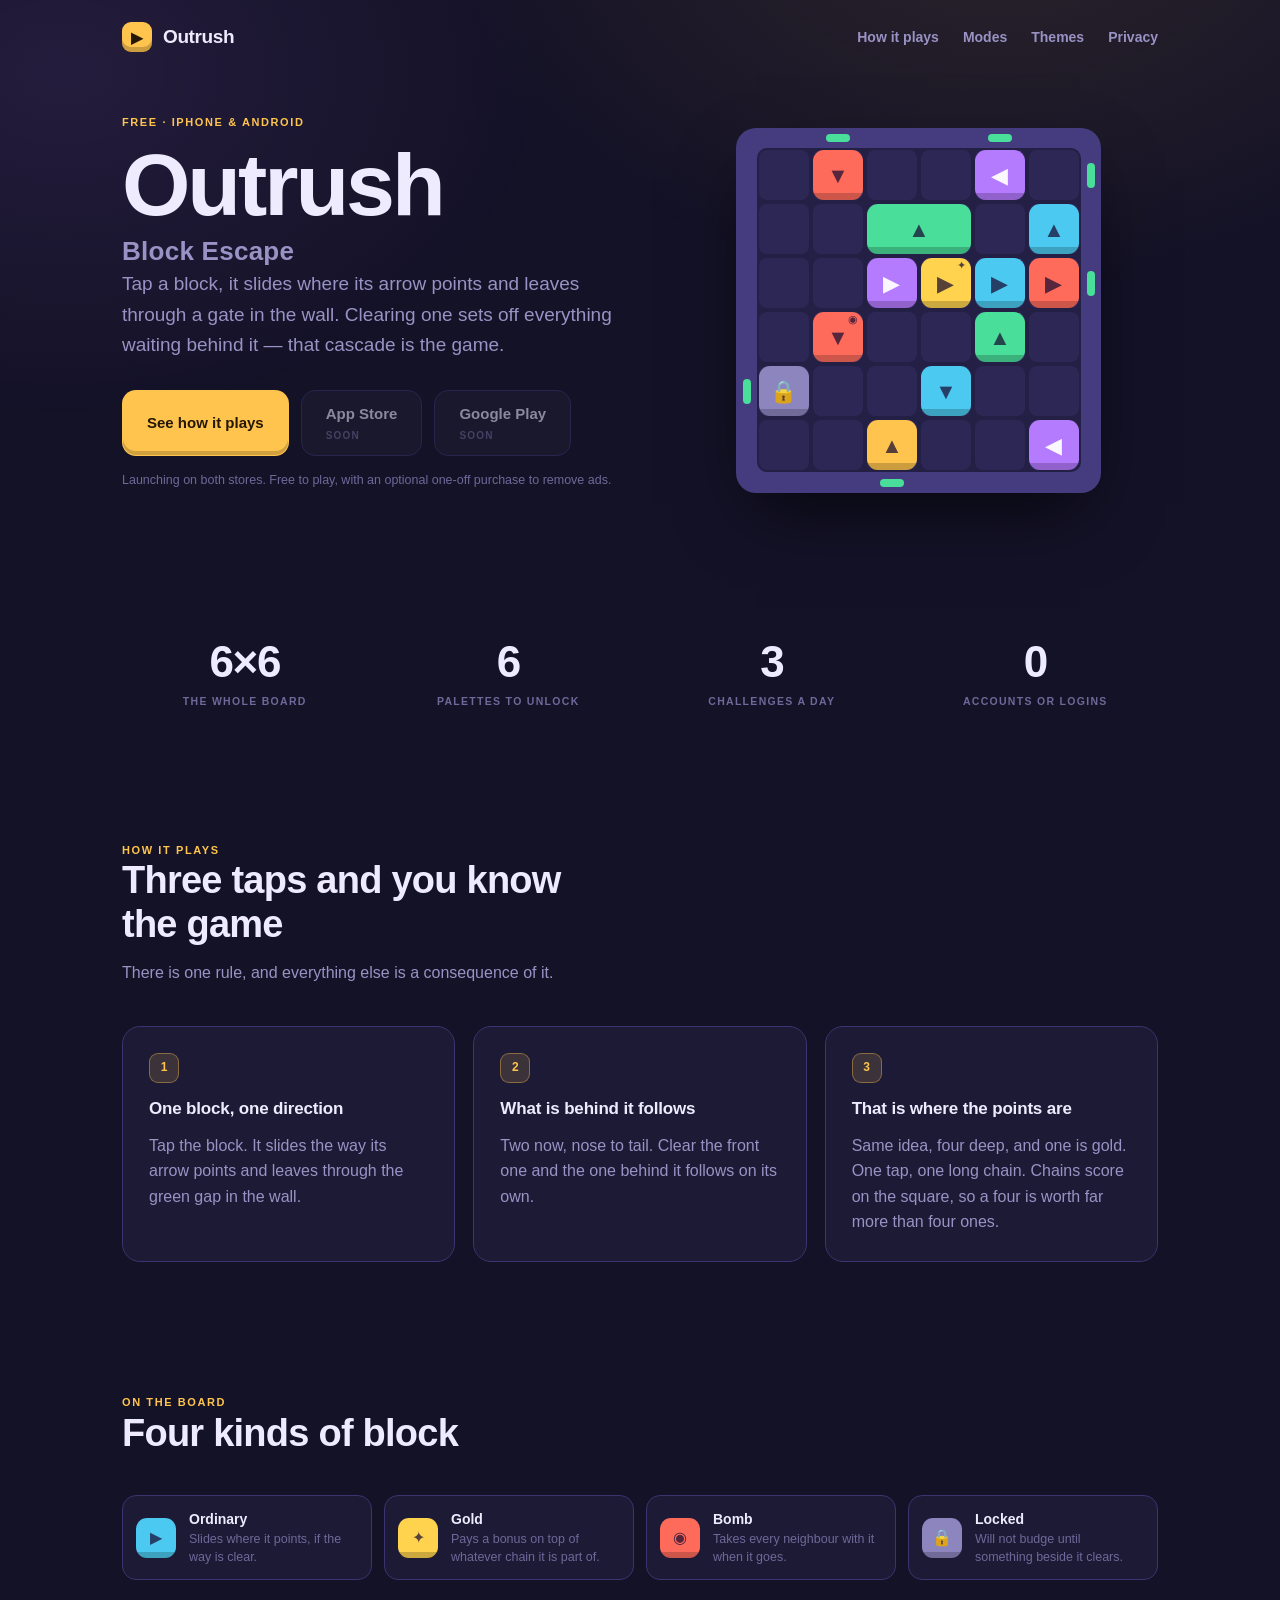
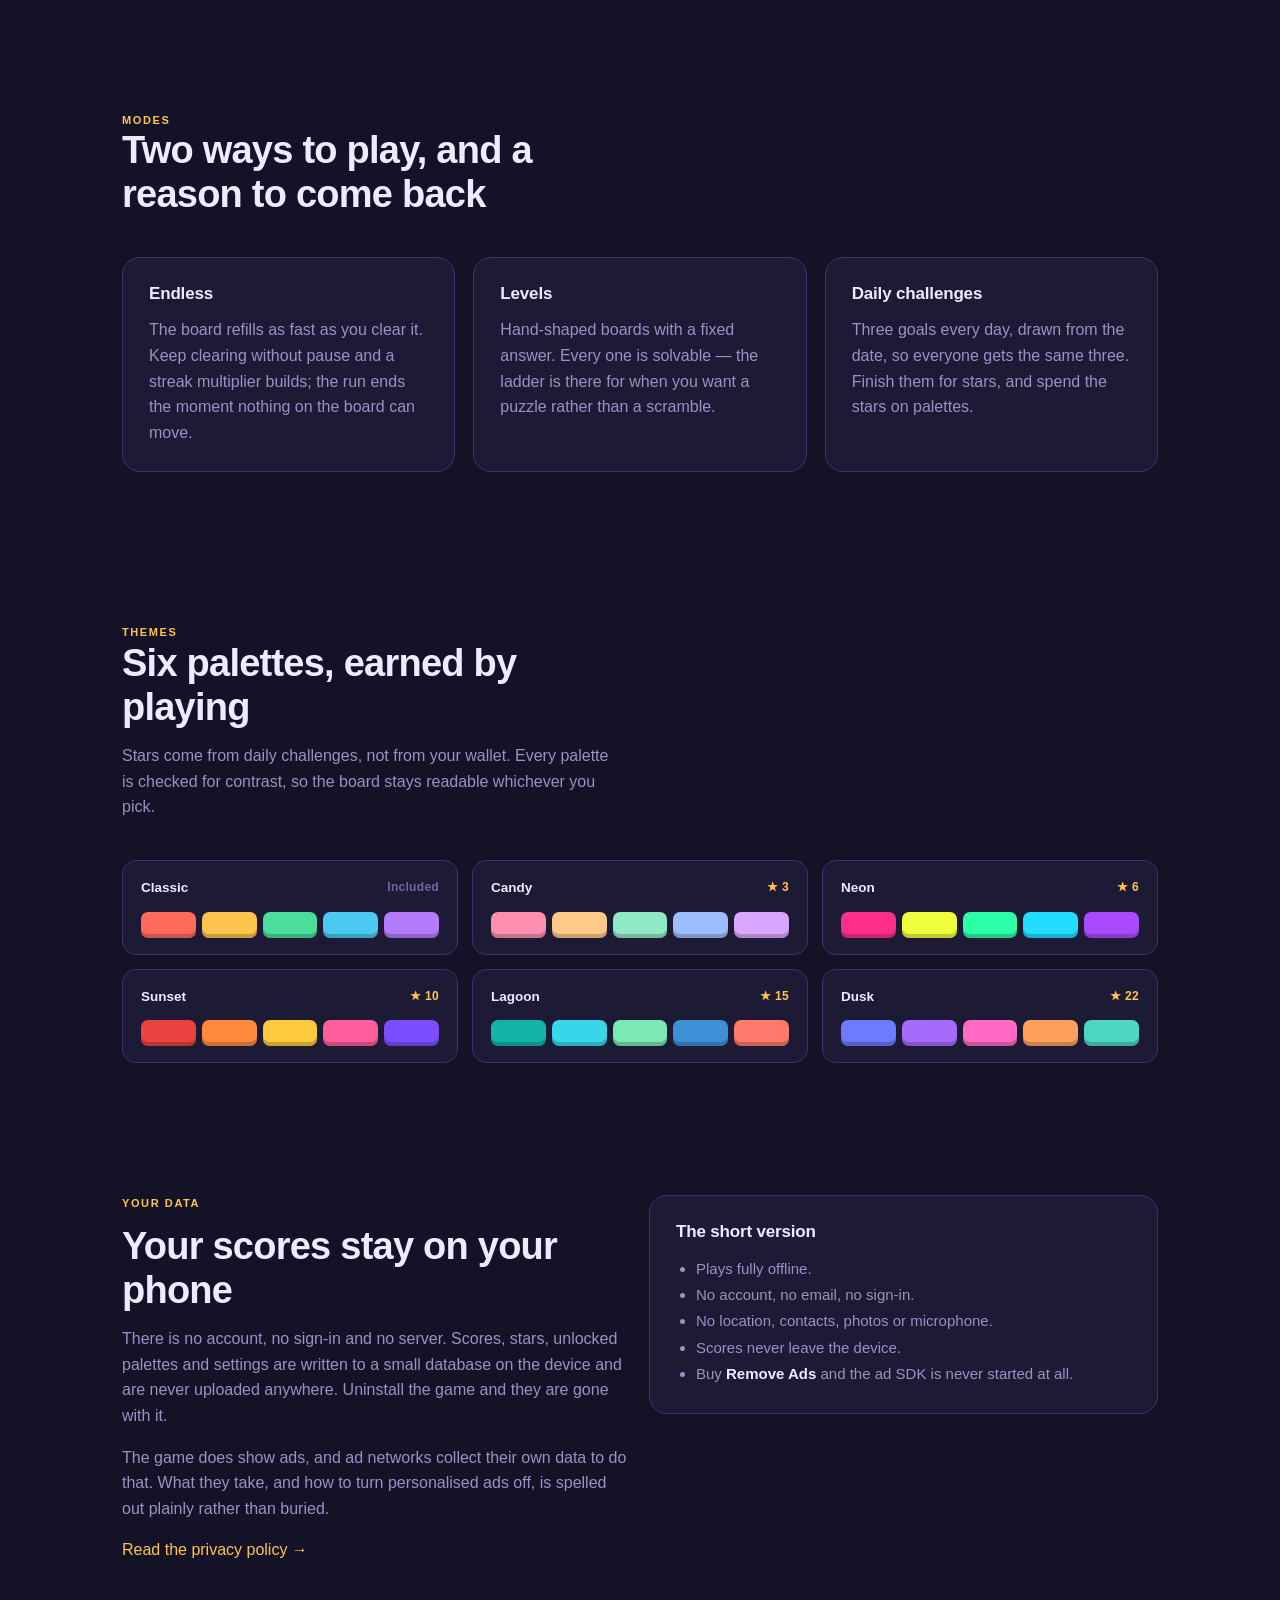
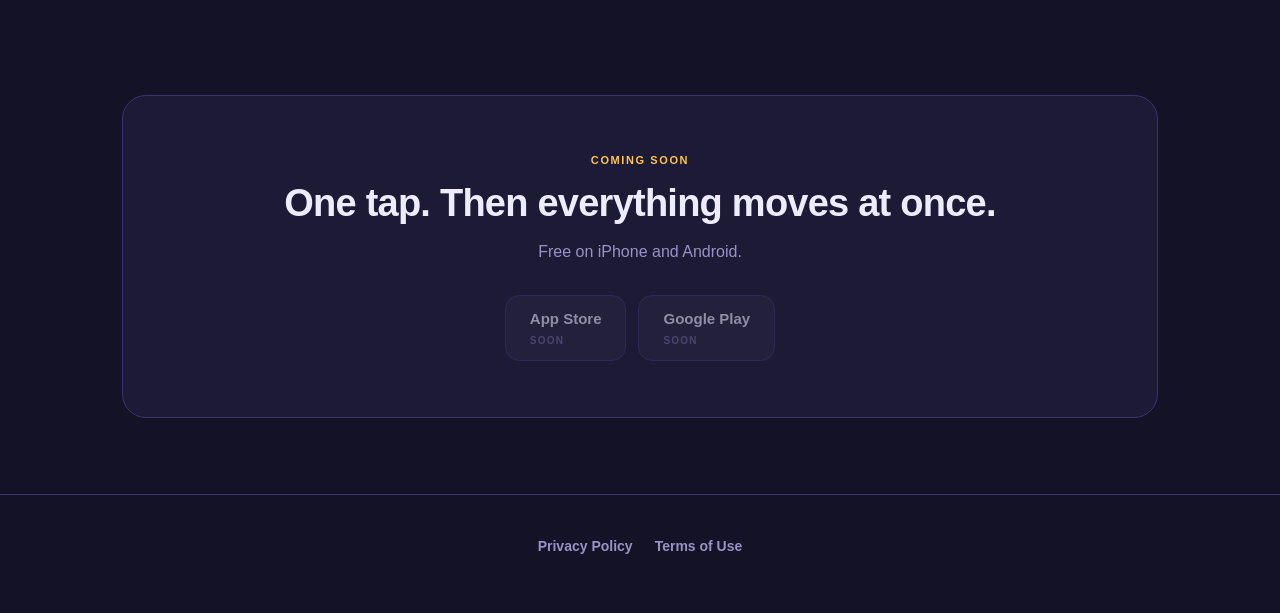
<file: index.html>
<!doctype html>
<html lang="en">
<head>
<meta charset="utf-8">
<meta name="viewport" content="width=device-width, initial-scale=1">
<title>Outrush: Block Escape — a chain-reaction puzzle for iOS and Android</title>
<meta name="description" content="Tap a block, it slides where its arrow points and leaves through a gate in the wall. Clearing one sets off everything waiting behind it. A free chain-reaction puzzle that plays offline, with no account.">
<meta name="theme-color" content="#141227">
<link rel="icon" href="favicon.svg" type="image/svg+xml">
<link rel="stylesheet" href="styles.css">

<meta property="og:type" content="website">
<meta property="og:title" content="Outrush: Block Escape">
<meta property="og:description" content="Tap a block, it slides where its arrow points and leaves through a gate in the wall. Clearing one sets off everything waiting behind it — that cascade is the game.">
<meta name="twitter:card" content="summary_large_image">
</head>
<body>

<a class="skip" href="#main">Skip to content</a>

<header>
  <div class="wrap bar">
    <a class="mark" href="index.html"><span class="chip" aria-hidden="true">&#9654;</span>Outrush</a>
    <nav class="links" aria-label="Primary">
      <a href="#play">How it plays</a>
      <a href="#modes">Modes</a>
      <a href="#themes">Themes</a>
      <a href="privacy.html">Privacy</a>
    </nav>
  </div>
</header>

<main id="main">

  <!-- ================= hero ================= -->
  <section class="hero">
    <div class="wrap hero-grid">
      <div>
        <p class="eyebrow">Free &middot; iPhone &amp; Android</p>
        <h1 class="display">Outrush<span class="sub">Block Escape</span></h1>
        <p class="lede">Tap a block, it slides where its arrow points and leaves through a gate in the wall. Clearing one sets off everything waiting behind it&nbsp;&mdash; that cascade is the game.</p>

        <div class="cta-row">
          <!-- When the app is live, replace these with the official App Store and
               Google Play badge artwork; both stores require their own badges. -->
          <a class="btn btn-key" href="#play">See how it plays</a>
          <a class="btn btn-quiet soon" href="#" aria-disabled="true">App&nbsp;Store<i>Soon</i></a>
          <a class="btn btn-quiet soon" href="#" aria-disabled="true">Google&nbsp;Play<i>Soon</i></a>
        </div>
        <p class="cta-note">Launching on both stores. Free to play, with an optional one-off purchase to remove ads.</p>
      </div>

      <!-- The board below is the game's own geometry: 6x6 grid, 20pt wall, 4pt
           gutters, green gate notches at 46% of a cell. The four blocks on the
           middle row clear as one chain, which is what the game is about. -->
      <div class="hero-art">
        <div class="board" role="img" aria-label="A six by six puzzle board. Four blocks on the middle row point right and clear in a single chain through a gap in the wall.">
          <div class="pit">
            <div class="cellgrid" aria-hidden="true"><i></i><i></i><i></i><i></i><i></i><i></i><i></i><i></i><i></i><i></i><i></i><i></i><i></i><i></i><i></i><i></i><i></i><i></i><i></i><i></i><i></i><i></i><i></i><i></i><i></i><i></i><i></i><i></i><i></i><i></i><i></i><i></i><i></i><i></i><i></i><i></i></div>

            <!-- static blocks -->
            <div class="blk" style="--r:0;--c:1;--col:#FF6B5B">&#9660;</div>
            <div class="blk" style="--r:0;--c:4;--col:#B57BFF;--glyph:rgba(255,255,255,.94)">&#9664;</div>
            <div class="blk" style="--r:1;--c:2;--w:2;--col:#4ADE9B">&#9650;</div>
            <div class="blk" style="--r:1;--c:5;--col:#4CC9F0">&#9650;</div>
            <div class="blk" style="--r:3;--c:1;--col:#FF6B5B">&#9660;<span class="badge">&#9673;</span></div>
            <div class="blk" style="--r:3;--c:4;--col:#4ADE9B">&#9650;</div>
            <div class="blk" style="--r:4;--c:0;--col:#8C85BE;--glyph:rgba(255,255,255,.94)">&#128274;</div>
            <div class="blk" style="--r:4;--c:3;--col:#4CC9F0">&#9660;</div>
            <div class="blk" style="--r:5;--c:2;--col:#FFC44D">&#9650;</div>
            <div class="blk" style="--r:5;--c:5;--col:#B57BFF;--glyph:rgba(255,255,255,.94)">&#9664;</div>

            <!-- the chain: front block first, the rest follow it out -->
            <div class="blk chain c1" style="--r:2;--c:5;--col:#FF6B5B">&#9654;</div>
            <div class="blk chain c2" style="--r:2;--c:4;--col:#4CC9F0">&#9654;</div>
            <div class="blk chain c3" style="--r:2;--c:3;--col:#FFD34D">&#9654;<span class="badge">&#10022;</span></div>
            <div class="blk chain c4" style="--r:2;--c:2;--col:#B57BFF;--glyph:rgba(255,255,255,.94)">&#9654;</div>
          </div>

          <!-- gates: the green gaps a block is allowed to leave through -->
          <span class="gate r" style="--i:2"></span>
          <span class="gate t" style="--i:1"></span>
          <span class="gate t" style="--i:4"></span>
          <span class="gate b" style="--i:2"></span>
          <span class="gate l" style="--i:4"></span>
          <span class="gate r" style="--i:0"></span>

          <span class="pop" aria-hidden="true">+2,400 &times;4</span>
        </div>
      </div>
    </div>
  </section>

  <!-- ================= stats ================= -->
  <section class="tight">
    <div class="wrap stats">
      <div class="stat"><div class="v">6&times;6</div><div class="k">The whole board</div></div>
      <div class="stat"><div class="v">6</div><div class="k">Palettes to unlock</div></div>
      <div class="stat"><div class="v">3</div><div class="k">Challenges a day</div></div>
      <div class="stat"><div class="v">0</div><div class="k">Accounts or logins</div></div>
    </div>
  </section>

  <!-- ================= how it plays ================= -->
  <section id="play">
    <div class="wrap">
      <div class="head">
        <p class="eyebrow">How it plays</p>
        <h2>Three taps and you know the game</h2>
        <p>There is one rule, and everything else is a consequence of it.</p>
      </div>
      <div class="grid3">
        <div class="card">
          <span class="n">1</span>
          <h3>One block, one direction</h3>
          <p>Tap the block. It slides the way its arrow points and leaves through the green gap in the wall.</p>
        </div>
        <div class="card">
          <span class="n">2</span>
          <h3>What is behind it follows</h3>
          <p>Two now, nose to tail. Clear the front one and the one behind it follows on its own.</p>
        </div>
        <div class="card">
          <span class="n">3</span>
          <h3>That is where the points are</h3>
          <p>Same idea, four deep, and one is gold. One tap, one long chain. Chains score on the square, so a four is worth far more than four ones.</p>
        </div>
      </div>
    </div>
  </section>

  <!-- ================= block kinds ================= -->
  <section class="tight">
    <div class="wrap">
      <div class="head">
        <p class="eyebrow">On the board</p>
        <h2>Four kinds of block</h2>
      </div>
      <div class="kinds">
        <div class="kind">
          <span class="sq" style="background:#4CC9F0" aria-hidden="true">&#9654;</span>
          <span><b>Ordinary</b><span>Slides where it points, if the way is clear.</span></span>
        </div>
        <div class="kind">
          <span class="sq" style="background:#FFD34D" aria-hidden="true">&#10022;</span>
          <span><b>Gold</b><span>Pays a bonus on top of whatever chain it is part of.</span></span>
        </div>
        <div class="kind">
          <span class="sq" style="background:#FF6B5B" aria-hidden="true">&#9673;</span>
          <span><b>Bomb</b><span>Takes every neighbour with it when it goes.</span></span>
        </div>
        <div class="kind">
          <span class="sq" style="background:#8C85BE;color:rgba(255,255,255,.94)" aria-hidden="true">&#128274;</span>
          <span><b>Locked</b><span>Will not budge until something beside it clears.</span></span>
        </div>
      </div>
    </div>
  </section>

  <!-- ================= modes ================= -->
  <section id="modes">
    <div class="wrap">
      <div class="head">
        <p class="eyebrow">Modes</p>
        <h2>Two ways to play, and a reason to come back</h2>
      </div>
      <div class="grid3">
        <div class="card">
          <h3>Endless</h3>
          <p>The board refills as fast as you clear it. Keep clearing without pause and a streak multiplier builds; the run ends the moment nothing on the board can move.</p>
        </div>
        <div class="card">
          <h3>Levels</h3>
          <p>Hand-shaped boards with a fixed answer. Every one is solvable&nbsp;&mdash; the ladder is there for when you want a puzzle rather than a scramble.</p>
        </div>
        <div class="card">
          <h3>Daily challenges</h3>
          <p>Three goals every day, drawn from the date, so everyone gets the same three. Finish them for stars, and spend the stars on palettes.</p>
        </div>
      </div>
    </div>
  </section>

  <!-- ================= themes ================= -->
  <section id="themes">
    <div class="wrap">
      <div class="head">
        <p class="eyebrow">Themes</p>
        <h2>Six palettes, earned by playing</h2>
        <p>Stars come from daily challenges, not from your wallet. Every palette is checked for contrast, so the board stays readable whichever you pick.</p>
      </div>
      <div class="themes">
        <div class="theme">
          <div class="row"><span class="name">Classic</span><span class="cost free">Included</span></div>
          <div class="swatch" aria-hidden="true"><i style="background:#FF6B5B"></i><i style="background:#FFC44D"></i><i style="background:#4ADE9B"></i><i style="background:#4CC9F0"></i><i style="background:#B57BFF"></i></div>
        </div>
        <div class="theme">
          <div class="row"><span class="name">Candy</span><span class="cost">&#9733; 3</span></div>
          <div class="swatch" aria-hidden="true"><i style="background:#FF8FB1"></i><i style="background:#FFC98A"></i><i style="background:#8FE8C6"></i><i style="background:#9DBEFF"></i><i style="background:#D9A6FF"></i></div>
        </div>
        <div class="theme">
          <div class="row"><span class="name">Neon</span><span class="cost">&#9733; 6</span></div>
          <div class="swatch" aria-hidden="true"><i style="background:#FF2E88"></i><i style="background:#EFFF3C"></i><i style="background:#2BFFA8"></i><i style="background:#22DDFF"></i><i style="background:#A94AFF"></i></div>
        </div>
        <div class="theme">
          <div class="row"><span class="name">Sunset</span><span class="cost">&#9733; 10</span></div>
          <div class="swatch" aria-hidden="true"><i style="background:#E8433F"></i><i style="background:#FF8A3D"></i><i style="background:#FFC93C"></i><i style="background:#FF5E9C"></i><i style="background:#7B4DFF"></i></div>
        </div>
        <div class="theme">
          <div class="row"><span class="name">Lagoon</span><span class="cost">&#9733; 15</span></div>
          <div class="swatch" aria-hidden="true"><i style="background:#12B5A5"></i><i style="background:#37D6E8"></i><i style="background:#7CE8B4"></i><i style="background:#3D8FD6"></i><i style="background:#FF7A6B"></i></div>
        </div>
        <div class="theme">
          <div class="row"><span class="name">Dusk</span><span class="cost">&#9733; 22</span></div>
          <div class="swatch" aria-hidden="true"><i style="background:#6C7BFF"></i><i style="background:#A56BFF"></i><i style="background:#FF6BC4"></i><i style="background:#FFA05C"></i><i style="background:#4ED6C4"></i></div>
        </div>
      </div>
    </div>
  </section>

  <!-- ================= privacy ================= -->
  <section class="tight">
    <div class="wrap">
      <div class="grid2">
        <div>
          <p class="eyebrow">Your data</p>
          <h2>Your scores stay on your phone</h2>
          <p>There is no account, no sign-in and no server. Scores, stars, unlocked palettes and settings are written to a small database on the device and are never uploaded anywhere. Uninstall the game and they are gone with it.</p>
          <p>The game does show ads, and ad networks collect their own data to do that. What they take, and how to turn personalised ads off, is spelled out plainly rather than buried.</p>
          <p style="margin-bottom:0"><a href="privacy.html">Read the privacy policy &rarr;</a></p>
        </div>
        <div class="card">
          <h3>The short version</h3>
          <ul style="padding-left:20px;margin:0;color:var(--ink-mute);font-size:15px;line-height:1.75">
            <li>Plays fully offline.</li>
            <li>No account, no email, no sign-in.</li>
            <li>No location, contacts, photos or microphone.</li>
            <li>Scores never leave the device.</li>
            <li>Buy <b style="color:var(--ink)">Remove Ads</b> and the ad SDK is never started at all.</li>
          </ul>
        </div>
      </div>
    </div>
  </section>

  <!-- ================= closing ================= -->
  <section>
    <div class="wrap">
      <div class="band">
        <p class="eyebrow">Coming soon</p>
        <h2>One tap. Then everything moves at once.</h2>
        <p style="max-width:44ch;margin:0 auto">Free on iPhone and Android.</p>
        <div class="cta-row">
          <a class="btn btn-quiet soon" href="#" aria-disabled="true">App&nbsp;Store<i>Soon</i></a>
          <a class="btn btn-quiet soon" href="#" aria-disabled="true">Google&nbsp;Play<i>Soon</i></a>
        </div>
      </div>
    </div>
  </section>

</main>

<footer>
  <div class="wrap foot">
    <nav aria-label="Footer">
      <a href="privacy.html">Privacy Policy</a>
      <a href="privacy.html#terms">Terms of Use</a>
    </nav>
  </div>
</footer>

</body>
</html>
</file>
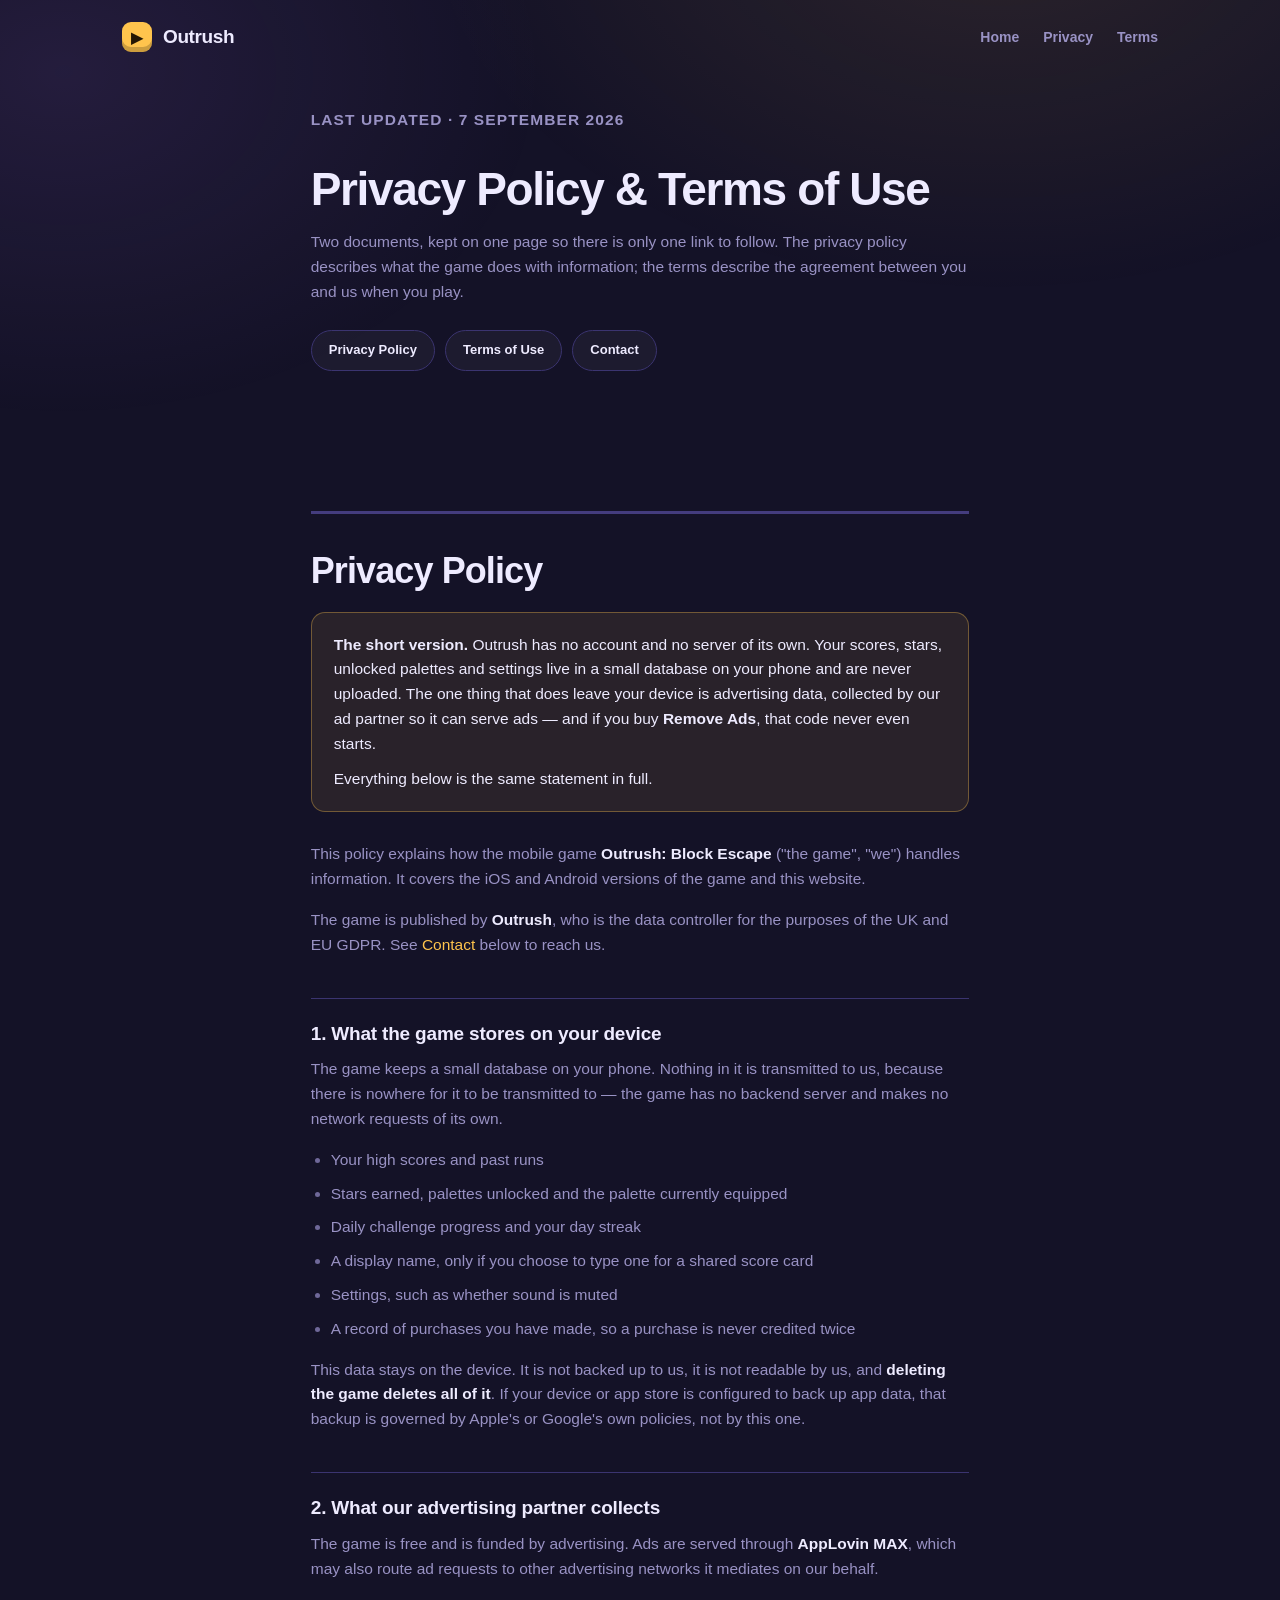
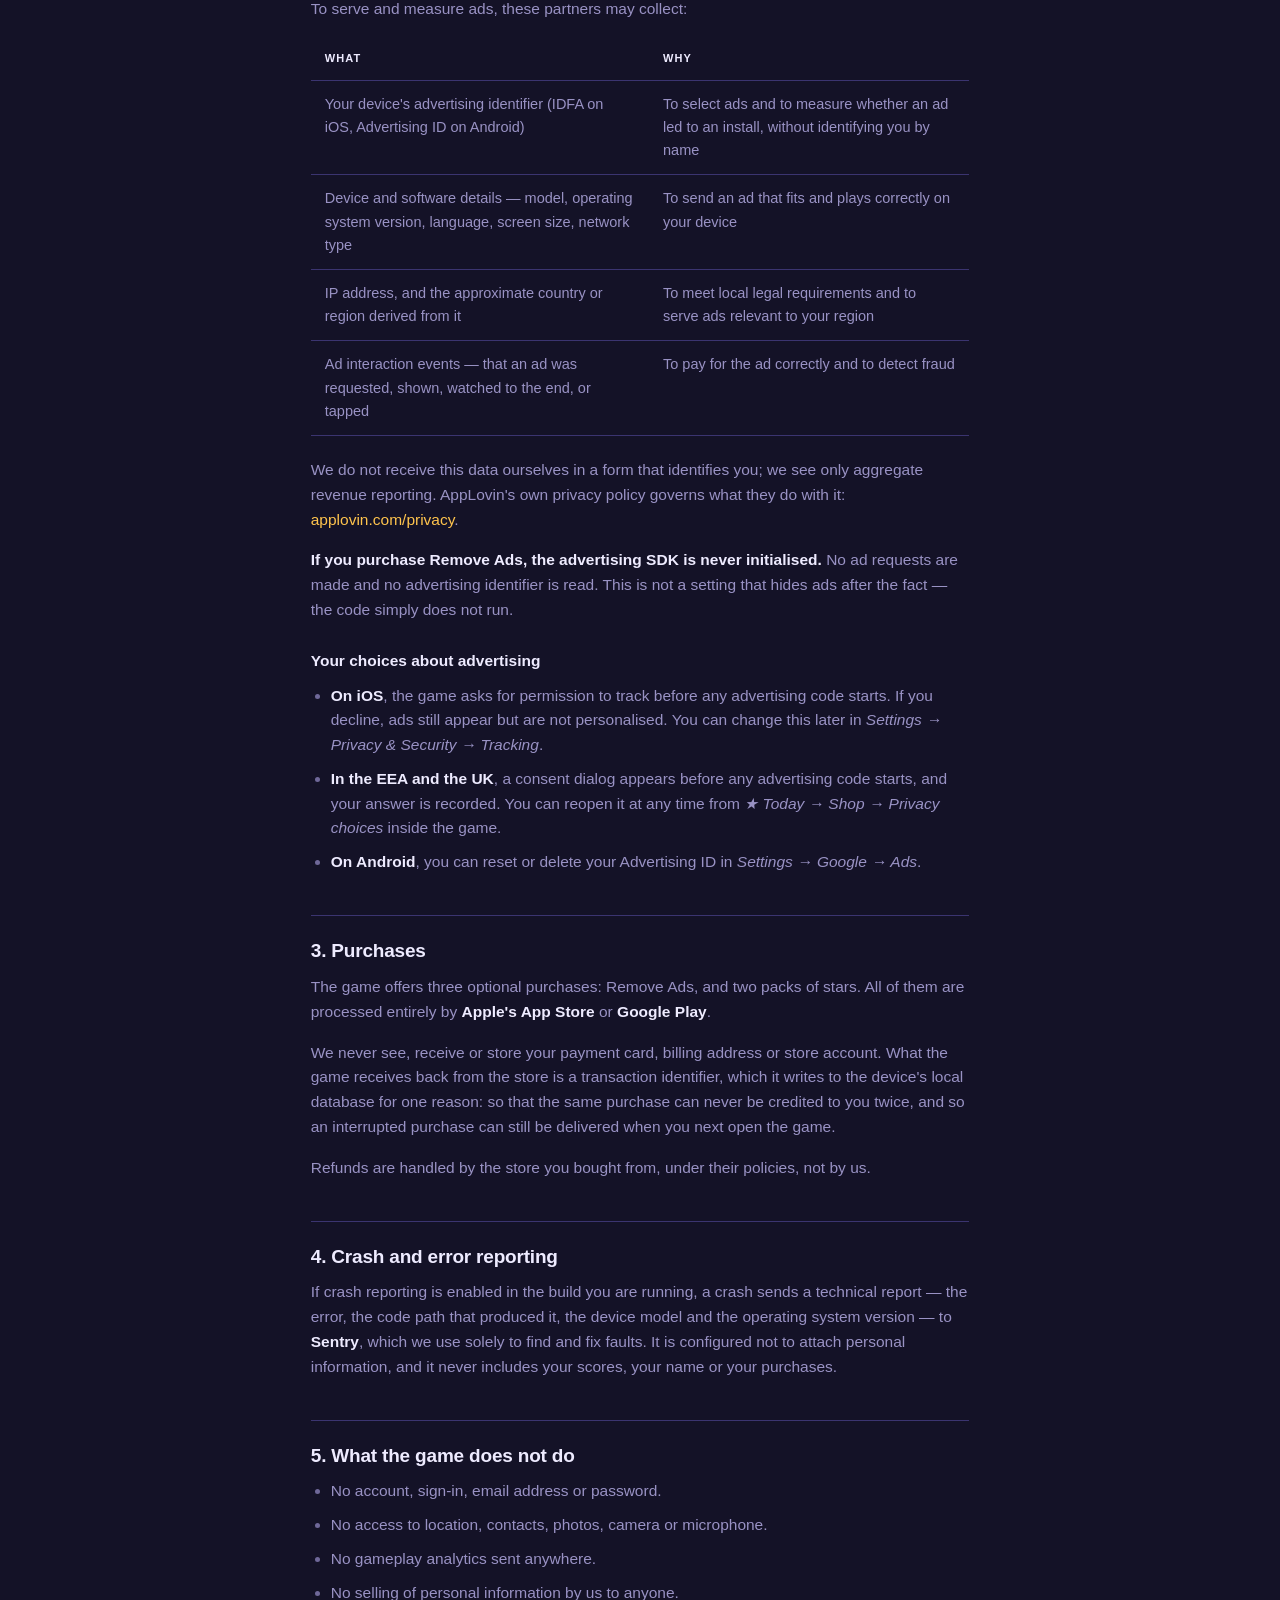
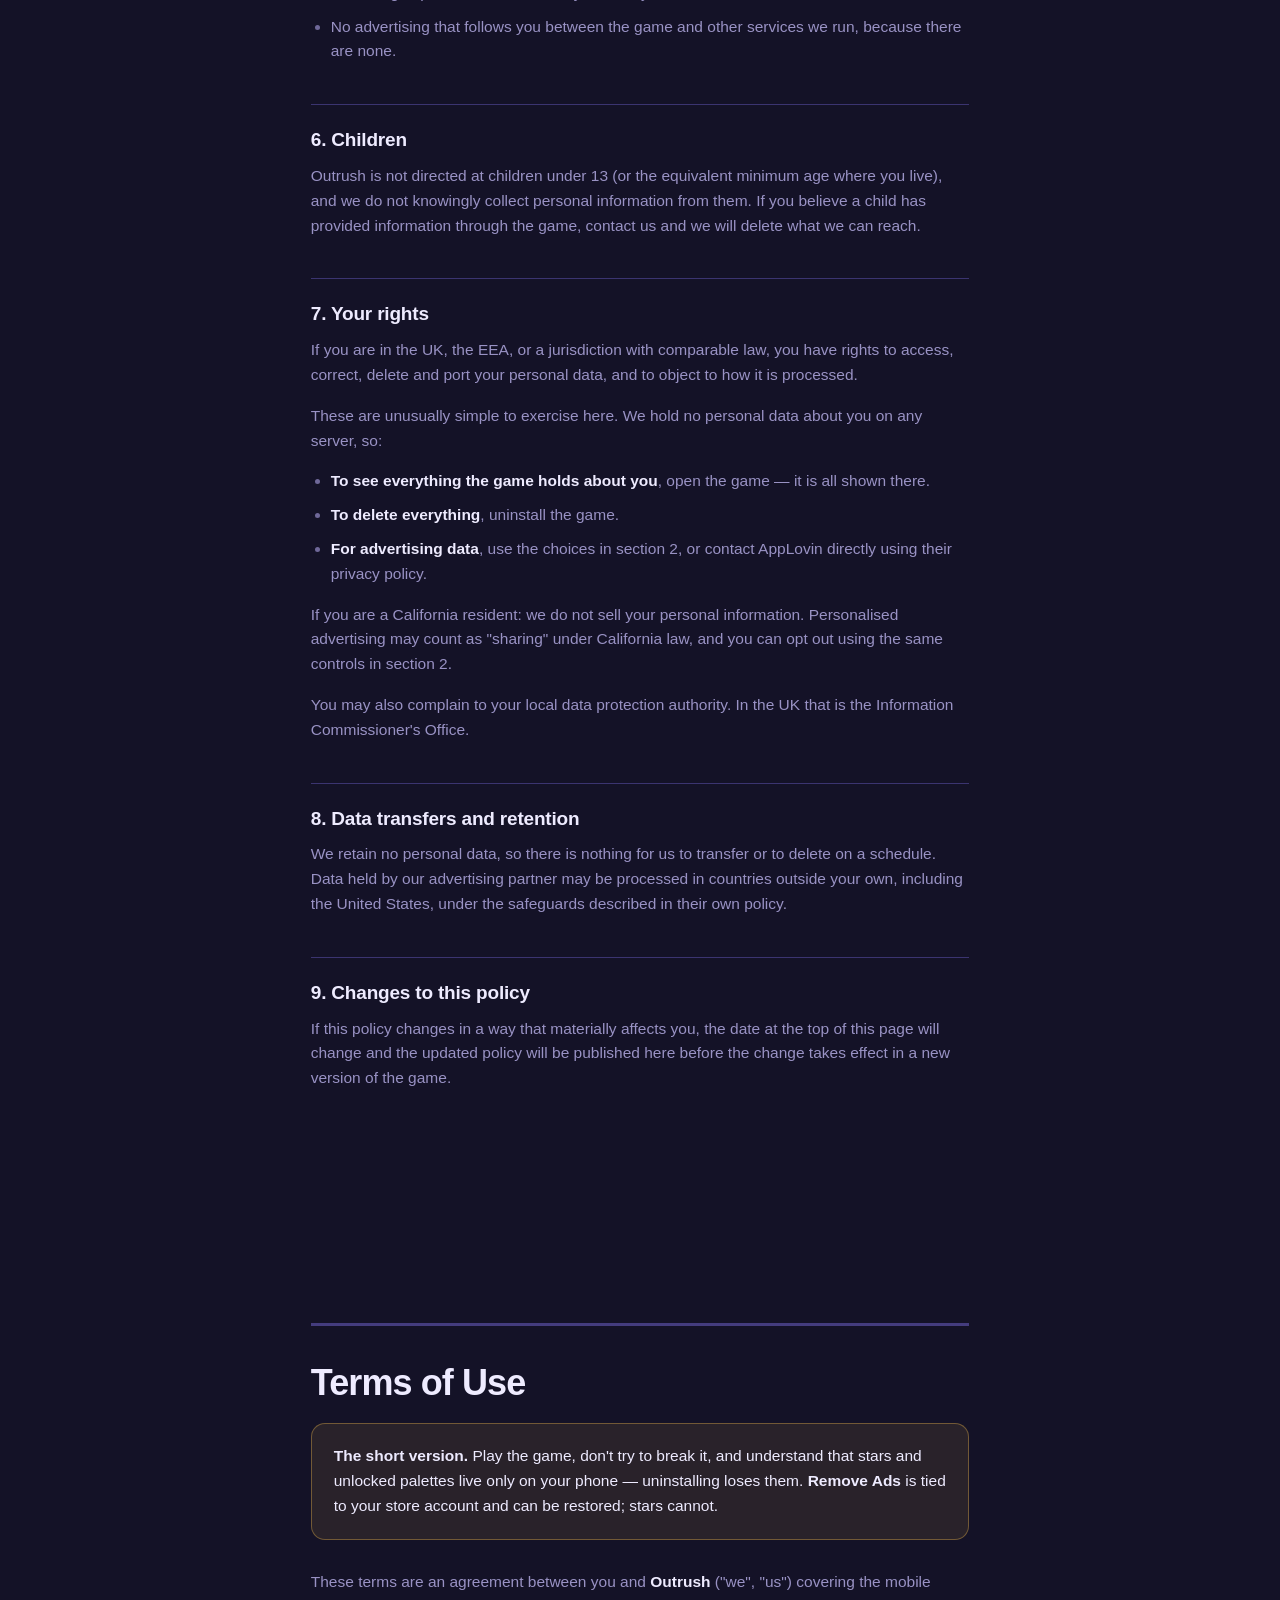
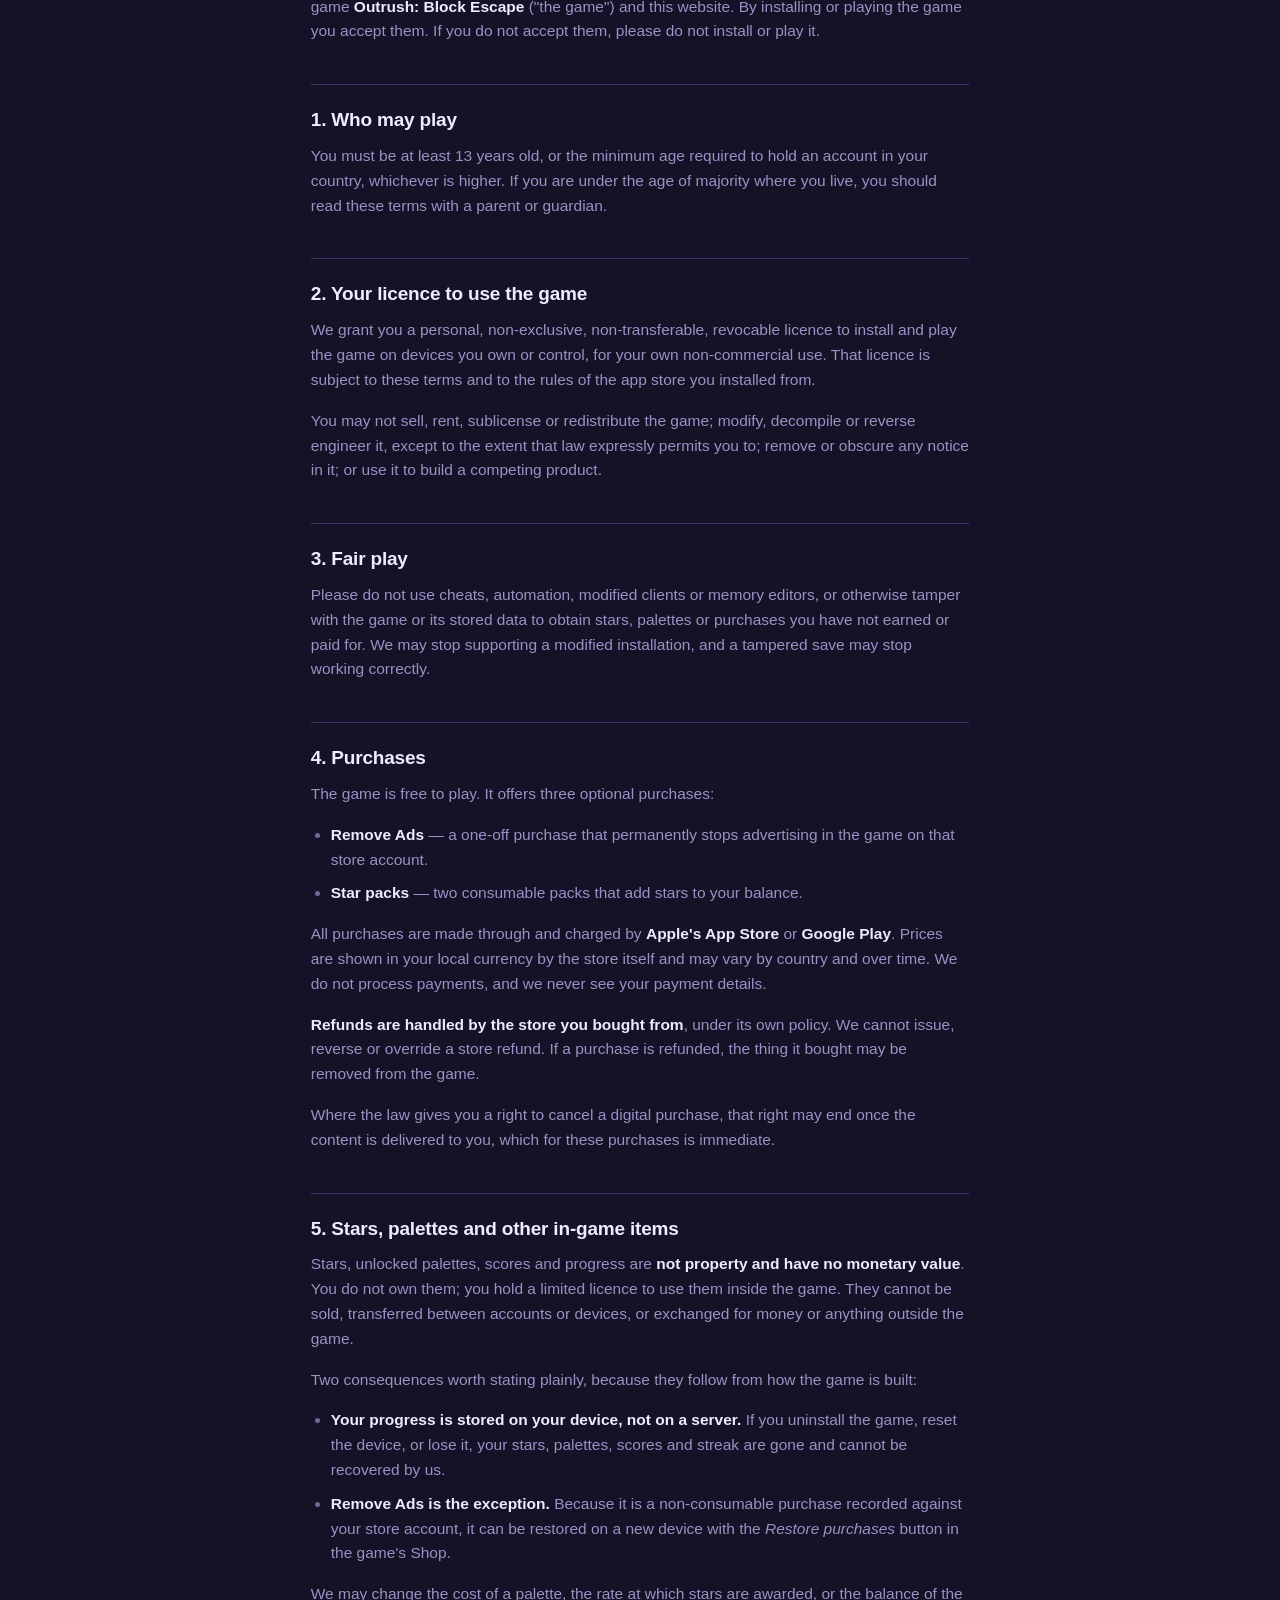
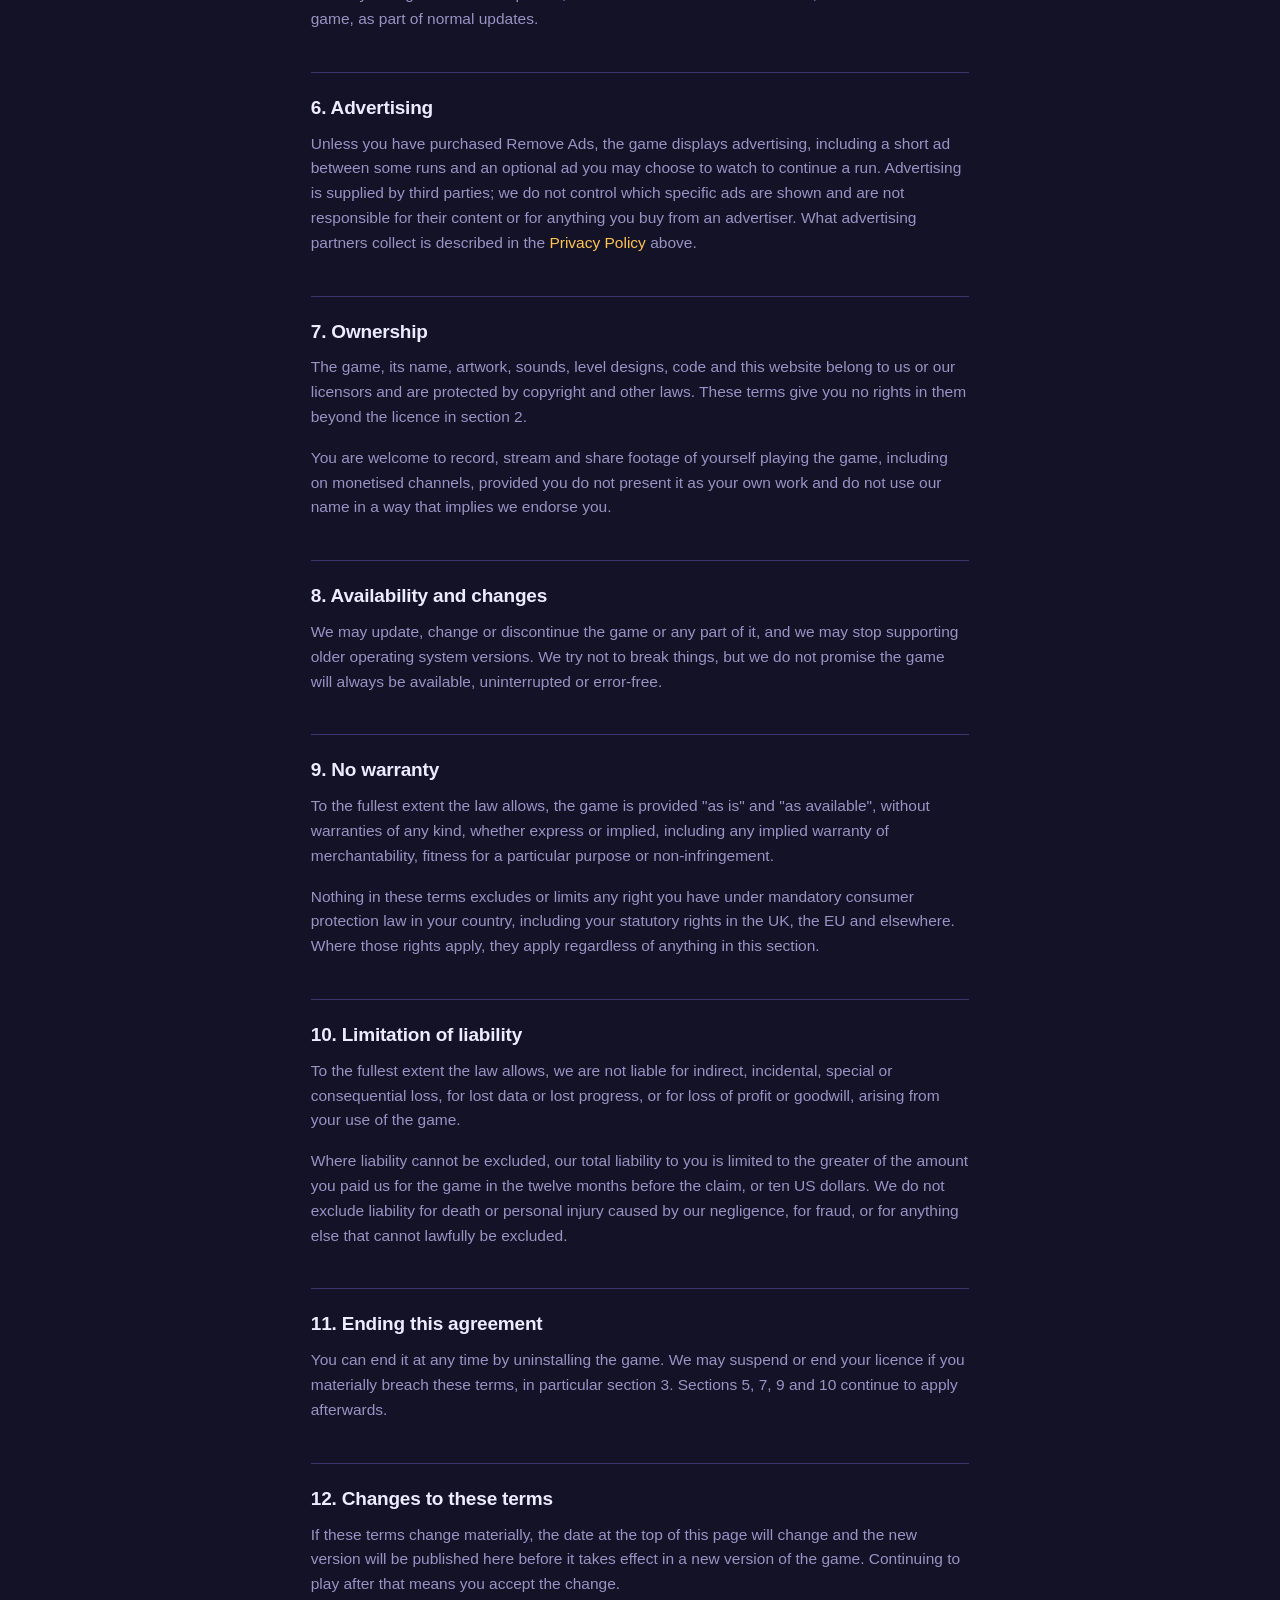
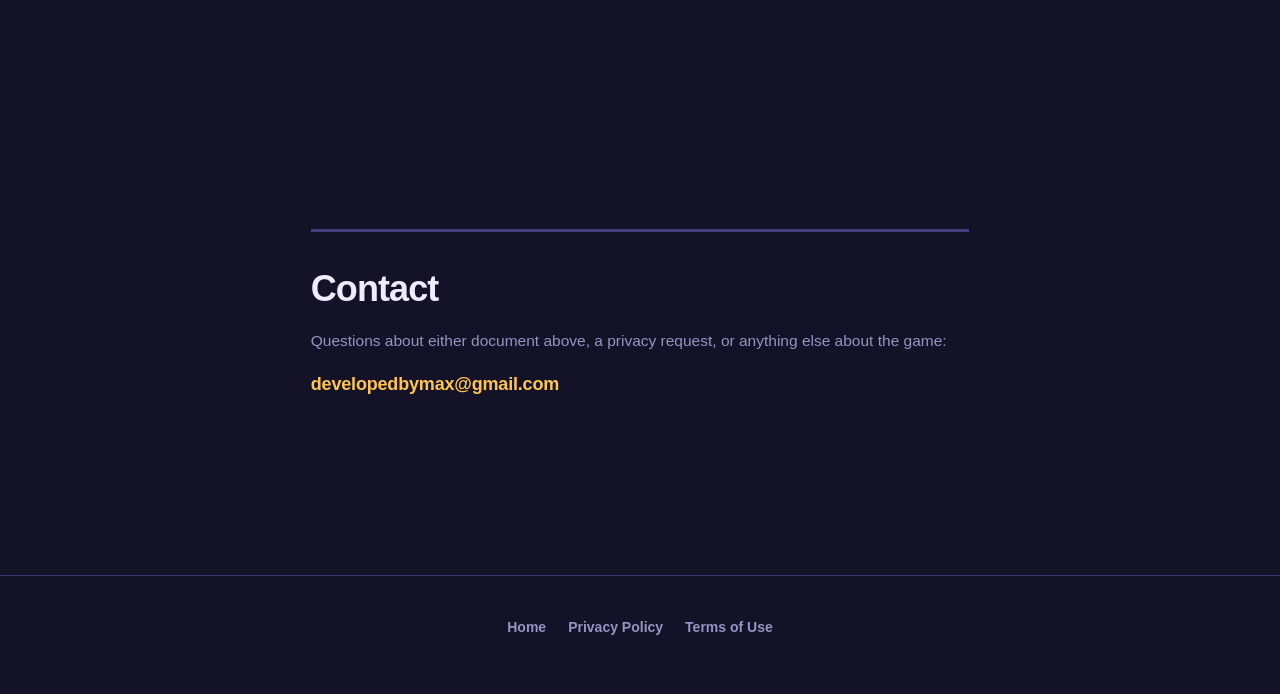
<file: privacy.html>
<!doctype html>
<html lang="en">
<head>
<meta charset="utf-8">
<meta name="viewport" content="width=device-width, initial-scale=1">
<title>Privacy Policy &amp; Terms of Use — Outrush: Block Escape</title>
<meta name="description" content="What Outrush: Block Escape stores on your device, what its advertising partners collect, how to change your choices, and the terms you agree to when you play.">
<meta name="theme-color" content="#141227">
<link rel="icon" href="favicon.svg" type="image/svg+xml">
<link rel="stylesheet" href="styles.css">
</head>
<body>

<a class="skip" href="#main">Skip to content</a>

<header>
  <div class="wrap bar">
    <a class="mark" href="index.html"><span class="chip" aria-hidden="true">&#9654;</span>Outrush</a>
    <nav class="links" aria-label="Primary">
      <a href="index.html">Home</a>
      <a href="#privacy">Privacy</a>
      <a href="#terms">Terms</a>
    </nav>
  </div>
</header>

<main id="main">
<div class="wrap prose">

  <p class="updated">Last updated &middot; 7 September 2026</p>
  <h1>Privacy Policy &amp; Terms of Use</h1>
  <p>Two documents, kept on one page so there is only one link to follow. The privacy policy describes what the game does with information; the terms describe the agreement between you and us when you play.</p>

  <nav class="doc-nav" aria-label="Documents on this page">
    <a href="#privacy">Privacy Policy</a>
    <a href="#terms">Terms of Use</a>
    <a href="#contact">Contact</a>
  </nav>

  <!-- ============================================================ -->
  <section class="doc" id="privacy" aria-labelledby="privacy-h">
  <h2 id="privacy-h">Privacy Policy</h2>

  <div class="callout">
    <p><strong>The short version.</strong> Outrush has no account and no server of its own. Your scores, stars, unlocked palettes and settings live in a small database on your phone and are never uploaded. The one thing that does leave your device is advertising data, collected by our ad partner so it can serve ads &mdash; and if you buy <strong>Remove Ads</strong>, that code never even starts.</p>
    <p>Everything below is the same statement in full.</p>
  </div>

  <p>This policy explains how the mobile game <strong>Outrush: Block Escape</strong> ("the game", "we") handles information. It covers the iOS and Android versions of the game and this website.</p>
  <p>The game is published by <strong>Outrush</strong>, who is the data controller for the purposes of the UK and EU GDPR. See <a href="#contact">Contact</a> below to reach us.</p>

  <h3>1. What the game stores on your device</h3>
  <p>The game keeps a small database on your phone. Nothing in it is transmitted to us, because there is nowhere for it to be transmitted to &mdash; the game has no backend server and makes no network requests of its own.</p>
  <ul>
    <li>Your high scores and past runs</li>
    <li>Stars earned, palettes unlocked and the palette currently equipped</li>
    <li>Daily challenge progress and your day streak</li>
    <li>A display name, only if you choose to type one for a shared score card</li>
    <li>Settings, such as whether sound is muted</li>
    <li>A record of purchases you have made, so a purchase is never credited twice</li>
  </ul>
  <p>This data stays on the device. It is not backed up to us, it is not readable by us, and <strong>deleting the game deletes all of it</strong>. If your device or app store is configured to back up app data, that backup is governed by Apple's or Google's own policies, not by this one.</p>

  <h3>2. What our advertising partner collects</h3>
  <p>The game is free and is funded by advertising. Ads are served through <strong>AppLovin MAX</strong>, which may also route ad requests to other advertising networks it mediates on our behalf.</p>
  <p>To serve and measure ads, these partners may collect:</p>
  <table class="tbl">
    <thead><tr><th>What</th><th>Why</th></tr></thead>
    <tbody>
      <tr><td>Your device's advertising identifier (IDFA on iOS, Advertising ID on Android)</td><td>To select ads and to measure whether an ad led to an install, without identifying you by name</td></tr>
      <tr><td>Device and software details &mdash; model, operating system version, language, screen size, network type</td><td>To send an ad that fits and plays correctly on your device</td></tr>
      <tr><td>IP address, and the approximate country or region derived from it</td><td>To meet local legal requirements and to serve ads relevant to your region</td></tr>
      <tr><td>Ad interaction events &mdash; that an ad was requested, shown, watched to the end, or tapped</td><td>To pay for the ad correctly and to detect fraud</td></tr>
    </tbody>
  </table>
  <p>We do not receive this data ourselves in a form that identifies you; we see only aggregate revenue reporting. AppLovin's own privacy policy governs what they do with it: <a href="https://www.applovin.com/privacy/" rel="noopener">applovin.com/privacy</a>.</p>
  <p><strong>If you purchase Remove Ads, the advertising SDK is never initialised.</strong> No ad requests are made and no advertising identifier is read. This is not a setting that hides ads after the fact &mdash; the code simply does not run.</p>

  <h4>Your choices about advertising</h4>
  <ul>
    <li><strong>On iOS</strong>, the game asks for permission to track before any advertising code starts. If you decline, ads still appear but are not personalised. You can change this later in <em>Settings &rarr; Privacy &amp; Security &rarr; Tracking</em>.</li>
    <li><strong>In the EEA and the UK</strong>, a consent dialog appears before any advertising code starts, and your answer is recorded. You can reopen it at any time from <em>&#9733; Today &rarr; Shop &rarr; Privacy choices</em> inside the game.</li>
    <li><strong>On Android</strong>, you can reset or delete your Advertising ID in <em>Settings &rarr; Google &rarr; Ads</em>.</li>
  </ul>

  <h3>3. Purchases</h3>
  <p>The game offers three optional purchases: Remove Ads, and two packs of stars. All of them are processed entirely by <strong>Apple's App Store</strong> or <strong>Google Play</strong>.</p>
  <p>We never see, receive or store your payment card, billing address or store account. What the game receives back from the store is a transaction identifier, which it writes to the device's local database for one reason: so that the same purchase can never be credited to you twice, and so an interrupted purchase can still be delivered when you next open the game.</p>
  <p>Refunds are handled by the store you bought from, under their policies, not by us.</p>

  <h3>4. Crash and error reporting</h3>
  <p>If crash reporting is enabled in the build you are running, a crash sends a technical report &mdash; the error, the code path that produced it, the device model and the operating system version &mdash; to <strong>Sentry</strong>, which we use solely to find and fix faults. It is configured not to attach personal information, and it never includes your scores, your name or your purchases.</p>

  <h3>5. What the game does not do</h3>
  <ul>
    <li>No account, sign-in, email address or password.</li>
    <li>No access to location, contacts, photos, camera or microphone.</li>
    <li>No gameplay analytics sent anywhere.</li>
    <li>No selling of personal information by us to anyone.</li>
    <li>No advertising that follows you between the game and other services we run, because there are none.</li>
  </ul>

  <h3>6. Children</h3>
  <p>Outrush is not directed at children under 13 (or the equivalent minimum age where you live), and we do not knowingly collect personal information from them. If you believe a child has provided information through the game, contact us and we will delete what we can reach.</p>

  <h3>7. Your rights</h3>
  <p>If you are in the UK, the EEA, or a jurisdiction with comparable law, you have rights to access, correct, delete and port your personal data, and to object to how it is processed.</p>
  <p>These are unusually simple to exercise here. We hold no personal data about you on any server, so:</p>
  <ul>
    <li><strong>To see everything the game holds about you</strong>, open the game &mdash; it is all shown there.</li>
    <li><strong>To delete everything</strong>, uninstall the game.</li>
    <li><strong>For advertising data</strong>, use the choices in section 2, or contact AppLovin directly using their privacy policy.</li>
  </ul>
  <p>If you are a California resident: we do not sell your personal information. Personalised advertising may count as "sharing" under California law, and you can opt out using the same controls in section 2.</p>
  <p>You may also complain to your local data protection authority. In the UK that is the Information Commissioner's Office.</p>

  <h3>8. Data transfers and retention</h3>
  <p>We retain no personal data, so there is nothing for us to transfer or to delete on a schedule. Data held by our advertising partner may be processed in countries outside your own, including the United States, under the safeguards described in their own policy.</p>

  <h3>9. Changes to this policy</h3>
  <p>If this policy changes in a way that materially affects you, the date at the top of this page will change and the updated policy will be published here before the change takes effect in a new version of the game.</p>

  </section>

  <!-- ============================================================ -->
  <section class="doc" id="terms" aria-labelledby="terms-h">
  <h2 id="terms-h">Terms of Use</h2>

  <div class="callout">
    <p><strong>The short version.</strong> Play the game, don't try to break it, and understand that stars and unlocked palettes live only on your phone &mdash; uninstalling loses them. <strong>Remove Ads</strong> is tied to your store account and can be restored; stars cannot.</p>
  </div>

  <p>These terms are an agreement between you and <strong>Outrush</strong> ("we", "us") covering the mobile game <strong>Outrush: Block Escape</strong> ("the game") and this website. By installing or playing the game you accept them. If you do not accept them, please do not install or play it.</p>

  <h3>1. Who may play</h3>
  <p>You must be at least 13 years old, or the minimum age required to hold an account in your country, whichever is higher. If you are under the age of majority where you live, you should read these terms with a parent or guardian.</p>

  <h3>2. Your licence to use the game</h3>
  <p>We grant you a personal, non-exclusive, non-transferable, revocable licence to install and play the game on devices you own or control, for your own non-commercial use. That licence is subject to these terms and to the rules of the app store you installed from.</p>
  <p>You may not sell, rent, sublicense or redistribute the game; modify, decompile or reverse engineer it, except to the extent that law expressly permits you to; remove or obscure any notice in it; or use it to build a competing product.</p>

  <h3>3. Fair play</h3>
  <p>Please do not use cheats, automation, modified clients or memory editors, or otherwise tamper with the game or its stored data to obtain stars, palettes or purchases you have not earned or paid for. We may stop supporting a modified installation, and a tampered save may stop working correctly.</p>

  <h3>4. Purchases</h3>
  <p>The game is free to play. It offers three optional purchases:</p>
  <ul>
    <li><strong>Remove Ads</strong> &mdash; a one-off purchase that permanently stops advertising in the game on that store account.</li>
    <li><strong>Star packs</strong> &mdash; two consumable packs that add stars to your balance.</li>
  </ul>
  <p>All purchases are made through and charged by <strong>Apple's App Store</strong> or <strong>Google Play</strong>. Prices are shown in your local currency by the store itself and may vary by country and over time. We do not process payments, and we never see your payment details.</p>
  <p><strong>Refunds are handled by the store you bought from</strong>, under its own policy. We cannot issue, reverse or override a store refund. If a purchase is refunded, the thing it bought may be removed from the game.</p>
  <p>Where the law gives you a right to cancel a digital purchase, that right may end once the content is delivered to you, which for these purchases is immediate.</p>

  <h3>5. Stars, palettes and other in-game items</h3>
  <p>Stars, unlocked palettes, scores and progress are <strong>not property and have no monetary value</strong>. You do not own them; you hold a limited licence to use them inside the game. They cannot be sold, transferred between accounts or devices, or exchanged for money or anything outside the game.</p>
  <p>Two consequences worth stating plainly, because they follow from how the game is built:</p>
  <ul>
    <li><strong>Your progress is stored on your device, not on a server.</strong> If you uninstall the game, reset the device, or lose it, your stars, palettes, scores and streak are gone and cannot be recovered by us.</li>
    <li><strong>Remove Ads is the exception.</strong> Because it is a non-consumable purchase recorded against your store account, it can be restored on a new device with the <em>Restore purchases</em> button in the game's Shop.</li>
  </ul>
  <p>We may change the cost of a palette, the rate at which stars are awarded, or the balance of the game, as part of normal updates.</p>

  <h3>6. Advertising</h3>
  <p>Unless you have purchased Remove Ads, the game displays advertising, including a short ad between some runs and an optional ad you may choose to watch to continue a run. Advertising is supplied by third parties; we do not control which specific ads are shown and are not responsible for their content or for anything you buy from an advertiser. What advertising partners collect is described in the <a href="#privacy">Privacy Policy</a> above.</p>

  <h3>7. Ownership</h3>
  <p>The game, its name, artwork, sounds, level designs, code and this website belong to us or our licensors and are protected by copyright and other laws. These terms give you no rights in them beyond the licence in section 2.</p>
  <p>You are welcome to record, stream and share footage of yourself playing the game, including on monetised channels, provided you do not present it as your own work and do not use our name in a way that implies we endorse you.</p>

  <h3>8. Availability and changes</h3>
  <p>We may update, change or discontinue the game or any part of it, and we may stop supporting older operating system versions. We try not to break things, but we do not promise the game will always be available, uninterrupted or error-free.</p>

  <h3>9. No warranty</h3>
  <p>To the fullest extent the law allows, the game is provided "as is" and "as available", without warranties of any kind, whether express or implied, including any implied warranty of merchantability, fitness for a particular purpose or non-infringement.</p>
  <p>Nothing in these terms excludes or limits any right you have under mandatory consumer protection law in your country, including your statutory rights in the UK, the EU and elsewhere. Where those rights apply, they apply regardless of anything in this section.</p>

  <h3>10. Limitation of liability</h3>
  <p>To the fullest extent the law allows, we are not liable for indirect, incidental, special or consequential loss, for lost data or lost progress, or for loss of profit or goodwill, arising from your use of the game.</p>
  <p>Where liability cannot be excluded, our total liability to you is limited to the greater of the amount you paid us for the game in the twelve months before the claim, or ten US dollars. We do not exclude liability for death or personal injury caused by our negligence, for fraud, or for anything else that cannot lawfully be excluded.</p>

  <h3>11. Ending this agreement</h3>
  <p>You can end it at any time by uninstalling the game. We may suspend or end your licence if you materially breach these terms, in particular section 3. Sections 5, 7, 9 and 10 continue to apply afterwards.</p>

  <h3>12. Changes to these terms</h3>
  <p>If these terms change materially, the date at the top of this page will change and the new version will be published here before it takes effect in a new version of the game. Continuing to play after that means you accept the change.</p>

  </section>

  <!-- ============================================================ -->
  <section class="doc" id="contact" aria-labelledby="contact-h">
  <h2 id="contact-h">Contact</h2>
  <p>Questions about either document above, a privacy request, or anything else about the game:</p>
  <p><a class="contact-mail" href="mailto:developedbymax@gmail.com">developedbymax@gmail.com</a></p>
  </section>

</div>
</main>

<footer>
  <div class="wrap foot">
    <nav aria-label="Footer">
      <a href="index.html">Home</a>
      <a href="#privacy">Privacy Policy</a>
      <a href="#terms">Terms of Use</a>
    </nav>
  </div>
</footer>

</body>
</html>
</file>
<file: styles.css>
/* Outrush — site styles.
   Palette, radii and typography are lifted from the game so the site and the app
   read as one thing: colours from src/ui/theme.js, board geometry from
   src/ui/Board.js (PAD 20, GAP 4, gate 8px x 0.46 cell), block radius from
   Block.js. The game uses the platform system font at weights 700-900 with tight
   negative tracking on big numerals — no webfont is loaded here for the same
   reason: it is what the app actually renders. */

:root {
  --ground:#141227; --surface:#1D1A36; --board:#241F44; --cellcol:#2C2755;
  --wall:#443C7E; --line:#3B3470;
  --ink:#EEEBFF; --ink-mute:#9992C4; --ink-faint:#6F6899;
  --accent:#FFC44D; --danger:#FF6B5B; --ok:#4ADE9B; --gold:#FFD34D;
  --locked:#8C85BE;
  --on-accent:#241704;              /* Block.js btnKeyText — dark ink on amber */

  --font: -apple-system, BlinkMacSystemFont, "Segoe UI", Roboto, "Helvetica Neue",
          Arial, "Noto Sans", sans-serif;
  --maxw: 1080px;
  --r-lg:20px; --r-md:14px; --r-sm:11px;

  /* board geometry */
  --cell: clamp(34px, 9vw, 54px);
  --pad: calc(var(--cell) * 0.38);
  --gap: 4px;
  --gl: calc(var(--cell) * 0.46);
  --gt: 8px;
}

* { box-sizing: border-box; }

/* Anchor jumps are instant on purpose. The consent dialog in the game opens the
   terms URL directly at #terms, which is ~4,000px down the legal page; smooth
   scrolling that distance on load reads as the page drifting rather than as a
   jump, and it is the kind of thing a store reviewer sees once and mistrusts. */
html { -webkit-text-size-adjust: 100%; }

body {
  margin: 0;
  font-family: var(--font);
  background: var(--ground);
  color: var(--ink);
  line-height: 1.6;
  -webkit-font-smoothing: antialiased;
  overflow-x: hidden;
}

/* the menu glow the app has behind its board */
body::before {
  content: ""; position: fixed; inset: 0; pointer-events: none; z-index: 0;
  background:
    radial-gradient(60rem 40rem at 78% -10%, rgba(255,196,77,.10), transparent 60%),
    radial-gradient(50rem 36rem at 5% 8%, rgba(181,123,255,.10), transparent 60%);
}
main, header, footer { position: relative; z-index: 1; }

a { color: var(--accent); text-decoration: none; }
a:hover { text-decoration: underline; }

:focus-visible { outline: 2px solid var(--accent); outline-offset: 3px; border-radius: 4px; }

.wrap { width: 100%; max-width: var(--maxw); margin: 0 auto; padding: 0 22px; }

.skip {
  position: absolute; left: -9999px; top: 0;
  background: var(--accent); color: var(--on-accent);
  padding: 10px 16px; border-radius: 0 0 var(--r-sm) 0; font-weight: 800; z-index: 99;
}
.skip:focus { left: 0; }

/* ---------- type ---------- */
.eyebrow {
  font-size: 11px; font-weight: 800; letter-spacing: 1.6px;
  text-transform: uppercase; color: var(--accent); margin: 0 0 12px;
}
.eyebrow.faint { color: var(--ink-faint); }

h1, h2, h3 { margin: 0 0 14px; line-height: 1.15; }
.display {
  font-size: clamp(46px, 9vw, 88px); font-weight: 900;
  letter-spacing: -0.035em; line-height: 0.94; margin-bottom: 6px;
}
.display .sub {
  display: block; font-size: clamp(17px, 2.6vw, 26px); font-weight: 800;
  letter-spacing: 0.01em; color: var(--ink-mute); margin-top: 12px;
}
h2 { font-size: clamp(26px, 3.6vw, 38px); font-weight: 900; letter-spacing: -0.02em; }
h3 { font-size: 17px; font-weight: 800; letter-spacing: -0.01em; }
p { margin: 0 0 16px; color: var(--ink-mute); }
.lede { font-size: clamp(16px, 1.9vw, 19px); color: var(--ink-mute); max-width: 48ch; }

/* ---------- header ---------- */
header { padding: 22px 0; }
.bar { display: flex; align-items: center; justify-content: space-between; gap: 16px; }
.mark {
  display: inline-flex; align-items: center; gap: 11px;
  font-weight: 900; letter-spacing: -0.02em; font-size: 19px; color: var(--ink);
}
.mark:hover { text-decoration: none; }
.mark .chip {
  width: 30px; height: 30px; border-radius: 9px; background: var(--accent);
  color: var(--on-accent); display: grid; place-items: center;
  font-size: 15px; line-height: 1; box-shadow: inset 0 -5px 0 rgba(0,0,0,.2);
}
nav.links { display: flex; align-items: center; gap: 24px; }
nav.links a { color: var(--ink-mute); font-weight: 700; font-size: 14px; }
nav.links a:hover { color: var(--ink); text-decoration: none; }
@media (max-width: 620px) { nav.links { display: none; } }

/* ---------- buttons ---------- */
.btn {
  display: inline-flex; align-items: center; justify-content: center; gap: 9px;
  padding: 15px 24px; border-radius: var(--r-md); font-weight: 800; font-size: 15px;
  border: 1px solid transparent; cursor: pointer; text-align: center;
}
.btn:hover { text-decoration: none; }
.btn-key { background: var(--accent); color: var(--on-accent); box-shadow: inset 0 -4px 0 rgba(0,0,0,.18); }
.btn-key:hover { filter: brightness(1.06); }
.btn-quiet { background: rgba(255,255,255,.05); color: var(--ink); border-color: var(--line); font-weight: 700; }
.btn-quiet:hover { background: rgba(255,255,255,.09); }
.btn[aria-disabled="true"] { opacity: .55; cursor: default; }
.btn[aria-disabled="true"]:hover { filter: none; background: rgba(255,255,255,.05); }
.cta-row { display: flex; flex-wrap: wrap; gap: 12px; margin-top: 30px; }
.cta-note { font-size: 12.5px; color: var(--ink-faint); margin-top: 14px; }

/* ---------- hero ---------- */
.hero { padding: 40px 0 76px; }
.hero-grid { display: grid; grid-template-columns: 1.05fr 1fr; gap: 56px; align-items: center; }
@media (max-width: 900px) {
  .hero { padding: 24px 0 56px; }
  .hero-grid { grid-template-columns: 1fr; gap: 44px; }
  .hero-art { order: -1; }
}

/* ---------- the board ---------- */
.hero-art { display: grid; place-items: center; }
.board {
  position: relative;
  width: calc(var(--cell) * 6 + var(--pad) * 2);
  height: calc(var(--cell) * 6 + var(--pad) * 2);
  background: var(--wall); border-radius: var(--r-lg);
  box-shadow: 0 30px 70px -20px rgba(0,0,0,.75);
}
.pit {
  position: absolute; inset: var(--pad);
  background: var(--board); border-radius: 10px;
  /* An escaping block flies well past the wall before it finishes fading. In the
     app that lasts 190ms and you never really see it; here it is slower, so it is
     clipped at the pit edge and reads as leaving through the wall. The score pop
     is a sibling of .pit, not a child, so it is not clipped with it. */
  overflow: hidden;
}
.cellgrid {
  position: absolute; inset: 0;
  display: grid; grid-template: repeat(6, 1fr) / repeat(6, 1fr);
}
.cellgrid i {
  background: var(--cellcol); border-radius: 8px;
  margin: calc(var(--gap) / 2);
}
.gate { position: absolute; background: var(--ok); border-radius: 4px; }
.gate.t, .gate.b { width: var(--gl); height: var(--gt);
  left: calc(var(--pad) + var(--i) * var(--cell) + (var(--cell) - var(--gl)) / 2); }
.gate.t { top: calc((var(--pad) - var(--gt)) / 2); }
.gate.b { bottom: calc((var(--pad) - var(--gt)) / 2); }
.gate.l, .gate.r { height: var(--gl); width: var(--gt);
  top: calc(var(--pad) + var(--i) * var(--cell) + (var(--cell) - var(--gl)) / 2); }
.gate.l { left: calc((var(--pad) - var(--gt)) / 2); }
.gate.r { right: calc((var(--pad) - var(--gt)) / 2); }

.blk {
  position: absolute;
  left: calc(var(--c) * var(--cell) + var(--gap) / 2);
  top:  calc(var(--r) * var(--cell) + var(--gap) / 2);
  width:  calc(var(--w, 1) * var(--cell) - var(--gap));
  height: calc(var(--h, 1) * var(--cell) - var(--gap));
  background: var(--col); border-radius: var(--r-sm);
  display: grid; place-items: center; overflow: hidden;
  font-size: calc(var(--cell) * 0.4); line-height: 1;
  color: var(--glyph, rgba(22,10,48,.72));
}
.blk::after {                              /* Block.js bevel */
  content: ""; position: absolute; left: 0; right: 0; bottom: 0;
  height: 15%; background: rgba(0,0,0,.2);
}
.blk .badge {
  position: absolute; top: 2px; right: 5px;
  font-size: calc(var(--cell) * 0.2); line-height: 1;
}

/* the floating score the game pops on a clear (Fx.js) */
.pop {
  position: absolute; left: 50%; top: 38%; transform: translateX(-50%);
  font-weight: 900; font-size: calc(var(--cell) * 0.52); color: var(--accent);
  text-shadow: 0 2px 14px rgba(0,0,0,.6); opacity: 0; pointer-events: none;
  white-space: nowrap;
}

/* Resting state above is VISIBLE and correct — same rule as Block.js. Motion is
   added only when the visitor has not asked for less of it. */
@media (prefers-reduced-motion: no-preference) {
  .chain { animation: escape 6.4s cubic-bezier(.4,0,.7,1) infinite; }
  .chain.c2 { animation-delay: .17s; }
  .chain.c3 { animation-delay: .34s; }
  .chain.c4 { animation-delay: .51s; }
  .pop { animation: pop 6.4s ease-out infinite; }
  @keyframes escape {
    0%, 52%   { transform: translate(0,0) scale(1); opacity: 1; }
    62%       { transform: translate(calc(var(--cell) * 4.6), 0) scale(1); opacity: 0; }
    62.01%, 88% { transform: translate(0,0) scale(.55); opacity: 0; }
    100%      { transform: translate(0,0) scale(1); opacity: 1; }
  }
  @keyframes pop {
    0%, 58%  { opacity: 0; transform: translate(-50%, 0) scale(.8); }
    66%      { opacity: 1; transform: translate(-50%, -14px) scale(1); }
    78%      { opacity: 1; transform: translate(-50%, -26px) scale(1); }
    86%, 100%{ opacity: 0; transform: translate(-50%, -40px) scale(1); }
  }
}

/* ---------- sections ---------- */
section { padding: 76px 0; }
section.tight { padding: 56px 0; }
.head { max-width: 56ch; margin-bottom: 40px; }
.head p { margin-bottom: 0; }

.grid3 { display: grid; grid-template-columns: repeat(3, 1fr); gap: 18px; }
.grid2 { display: grid; grid-template-columns: repeat(2, 1fr); gap: 18px; }
@media (max-width: 860px) { .grid3 { grid-template-columns: 1fr; } .grid2 { grid-template-columns: 1fr; } }

.card {
  background: var(--surface); border: 1px solid var(--line);
  border-radius: 18px; padding: 26px;
}
.card p:last-child { margin-bottom: 0; }
.card .n {
  display: inline-grid; place-items: center; width: 30px; height: 30px;
  border-radius: 9px; background: rgba(255,196,77,.14); color: var(--accent);
  border: 1px solid rgba(255,196,77,.4);
  font-size: 12px; font-weight: 800; margin-bottom: 16px;
}

/* block-kind chips */
.kinds { display: flex; flex-wrap: wrap; gap: 12px; }
.kind {
  display: flex; align-items: center; gap: 13px;
  background: var(--surface); border: 1px solid var(--line);
  border-radius: var(--r-md); padding: 13px 18px 13px 13px; flex: 1 1 220px;
}
.kind .sq {
  position: relative; width: 40px; height: 40px; border-radius: 11px;
  display: grid; place-items: center; font-size: 16px; flex: none;
  overflow: hidden; color: rgba(22,10,48,.72);
}
.kind .sq::after { content:""; position:absolute; left:0; right:0; bottom:0; height:15%; background:rgba(0,0,0,.2); }
.kind b { display: block; font-size: 14px; font-weight: 800; color: var(--ink); }
.kind span { font-size: 12.5px; color: var(--ink-faint); line-height: 1.45; }

/* themes */
.themes { display: grid; grid-template-columns: repeat(3, 1fr); gap: 14px; }
@media (max-width: 860px) { .themes { grid-template-columns: repeat(2, 1fr); } }
@media (max-width: 480px) { .themes { grid-template-columns: 1fr; } }
.theme {
  background: var(--surface); border: 1px solid var(--line);
  border-radius: var(--r-md); padding: 16px 18px;
}
.theme .row { display: flex; align-items: center; justify-content: space-between; gap: 10px; margin-bottom: 13px; }
.theme .name { font-size: 13.5px; font-weight: 800; color: var(--ink); }
.theme .cost { font-size: 12px; font-weight: 800; color: var(--accent); letter-spacing: .3px; }
.theme .cost.free { color: var(--ink-faint); }
.swatch { display: flex; gap: 6px; }
.swatch i { flex: 1; height: 26px; border-radius: 7px; box-shadow: inset 0 -4px 0 rgba(0,0,0,.2); }

/* stat strip */
.stats { display: grid; grid-template-columns: repeat(4, 1fr); gap: 18px; text-align: center; }
@media (max-width: 700px) { .stats { grid-template-columns: repeat(2, 1fr); gap: 26px; } }
.stat .v { font-size: clamp(30px, 4.6vw, 44px); font-weight: 900; letter-spacing: -0.03em; color: var(--ink); line-height: 1.1; }
.stat .k { font-size: 10.5px; font-weight: 800; letter-spacing: 1.3px; text-transform: uppercase; color: var(--ink-faint); margin-top: 6px; }

/* closing band */
.band {
  background: var(--surface); border: 1px solid var(--line);
  border-radius: 24px; padding: clamp(32px, 5vw, 56px); text-align: center;
}
.band .cta-row { justify-content: center; }

/* ---------- prose (the legal page) ----------
   Two documents live on one page, so the hierarchy is one level deeper than a
   single document would need: h1 names the page, h2 names each document, h3 is a
   numbered clause and h4 a sub-heading inside one. */
/* .prose sits ON the .wrap element, so its padding shorthand must repeat the
   22px side padding — a `0` here silently removes .wrap's gutters and the legal
   text runs edge-to-edge on a phone. max-width is border-box, so it covers both. */
.prose { padding: 34px 22px 84px; max-width: calc(74ch + 44px); }
.prose h1 { font-size: clamp(32px, 5.4vw, 46px); font-weight: 900; letter-spacing: -0.03em; }

.doc-nav { display: flex; flex-wrap: wrap; gap: 10px; margin: 26px 0 8px; }
.doc-nav a {
  border: 1px solid var(--line); background: rgba(255,255,255,.04);
  padding: 9px 17px; border-radius: 999px;
  font-size: 13px; font-weight: 700; color: var(--ink);
}
.doc-nav a:hover { background: rgba(255,255,255,.09); text-decoration: none; }

.doc { margin-top: 64px; scroll-margin-top: 20px; }
.doc h2 {
  font-size: clamp(26px, 4.4vw, 36px); font-weight: 900; letter-spacing: -0.025em;
  padding-top: 36px; border-top: 3px solid var(--wall); margin-bottom: 20px;
}
.prose h3 {
  font-size: 19px; font-weight: 800; letter-spacing: -0.01em;
  margin: 40px 0 13px; padding-top: 24px; border-top: 1px solid var(--line);
}
.prose h4 { font-size: 15.5px; font-weight: 800; margin: 26px 0 10px; color: var(--ink); }
.prose p, .prose li { color: var(--ink-mute); font-size: 15.5px; }
.prose ul { padding-left: 20px; margin: 0 0 16px; }
.prose li { margin-bottom: 9px; }
.prose li::marker { color: var(--ink-faint); }
.prose strong { color: var(--ink); font-weight: 700; }
.updated { font-size: 12.5px; font-weight: 800; letter-spacing: 1.1px; text-transform: uppercase; color: var(--ink-faint); margin-bottom: 30px; }

.callout {
  background: rgba(255,196,77,.09); border: 1px solid rgba(255,196,77,.34);
  border-radius: var(--r-md); padding: 20px 22px; margin: 0 0 30px;
}
.callout p { color: var(--ink); margin-bottom: 10px; }
.callout p:last-child { margin-bottom: 0; }

.tbl { width: 100%; border-collapse: collapse; margin: 0 0 22px; font-size: 14.5px; display: block; overflow-x: auto; }
.tbl th, .tbl td { text-align: left; padding: 12px 14px; border-bottom: 1px solid var(--line); vertical-align: top; }
.tbl th { color: var(--ink); font-weight: 800; font-size: 11px; letter-spacing: 1.1px; text-transform: uppercase; white-space: nowrap; }
.tbl td { color: var(--ink-mute); }

/* ---------- footer ---------- */
footer { border-top: 1px solid var(--line); padding: 40px 0 56px; }
.foot { display: flex; flex-wrap: wrap; gap: 20px; align-items: center; justify-content: center; }
.foot nav { display: flex; flex-wrap: wrap; gap: 22px; }
.foot a { color: var(--ink-mute); font-size: 14px; font-weight: 700; }
.foot a:hover { color: var(--ink); text-decoration: none; }

/* A store button with nothing to link to yet. Quiet, with the status said out
   loud, so it reads as "not released" rather than as a broken primary button. */
.btn.soon { padding-top: 11px; padding-bottom: 11px; }
.btn.soon i {
  display: block; font-style: normal; font-size: 10px; font-weight: 800;
  letter-spacing: 1.2px; text-transform: uppercase; color: var(--ink-faint);
  margin-top: 2px; text-align: left;
}
.btn.soon { flex-direction: column; align-items: flex-start; gap: 0; }

/* Let the summary card hug its content rather than stretching to match the
   column beside it. */
.grid2 { align-items: start; }

/* The one address on the site. Sized up because it is the only actionable thing
   on the page and a support route nobody can find is the same as none. */
.contact-mail { font-size: 18px; font-weight: 800; letter-spacing: -0.01em; }
</file>
